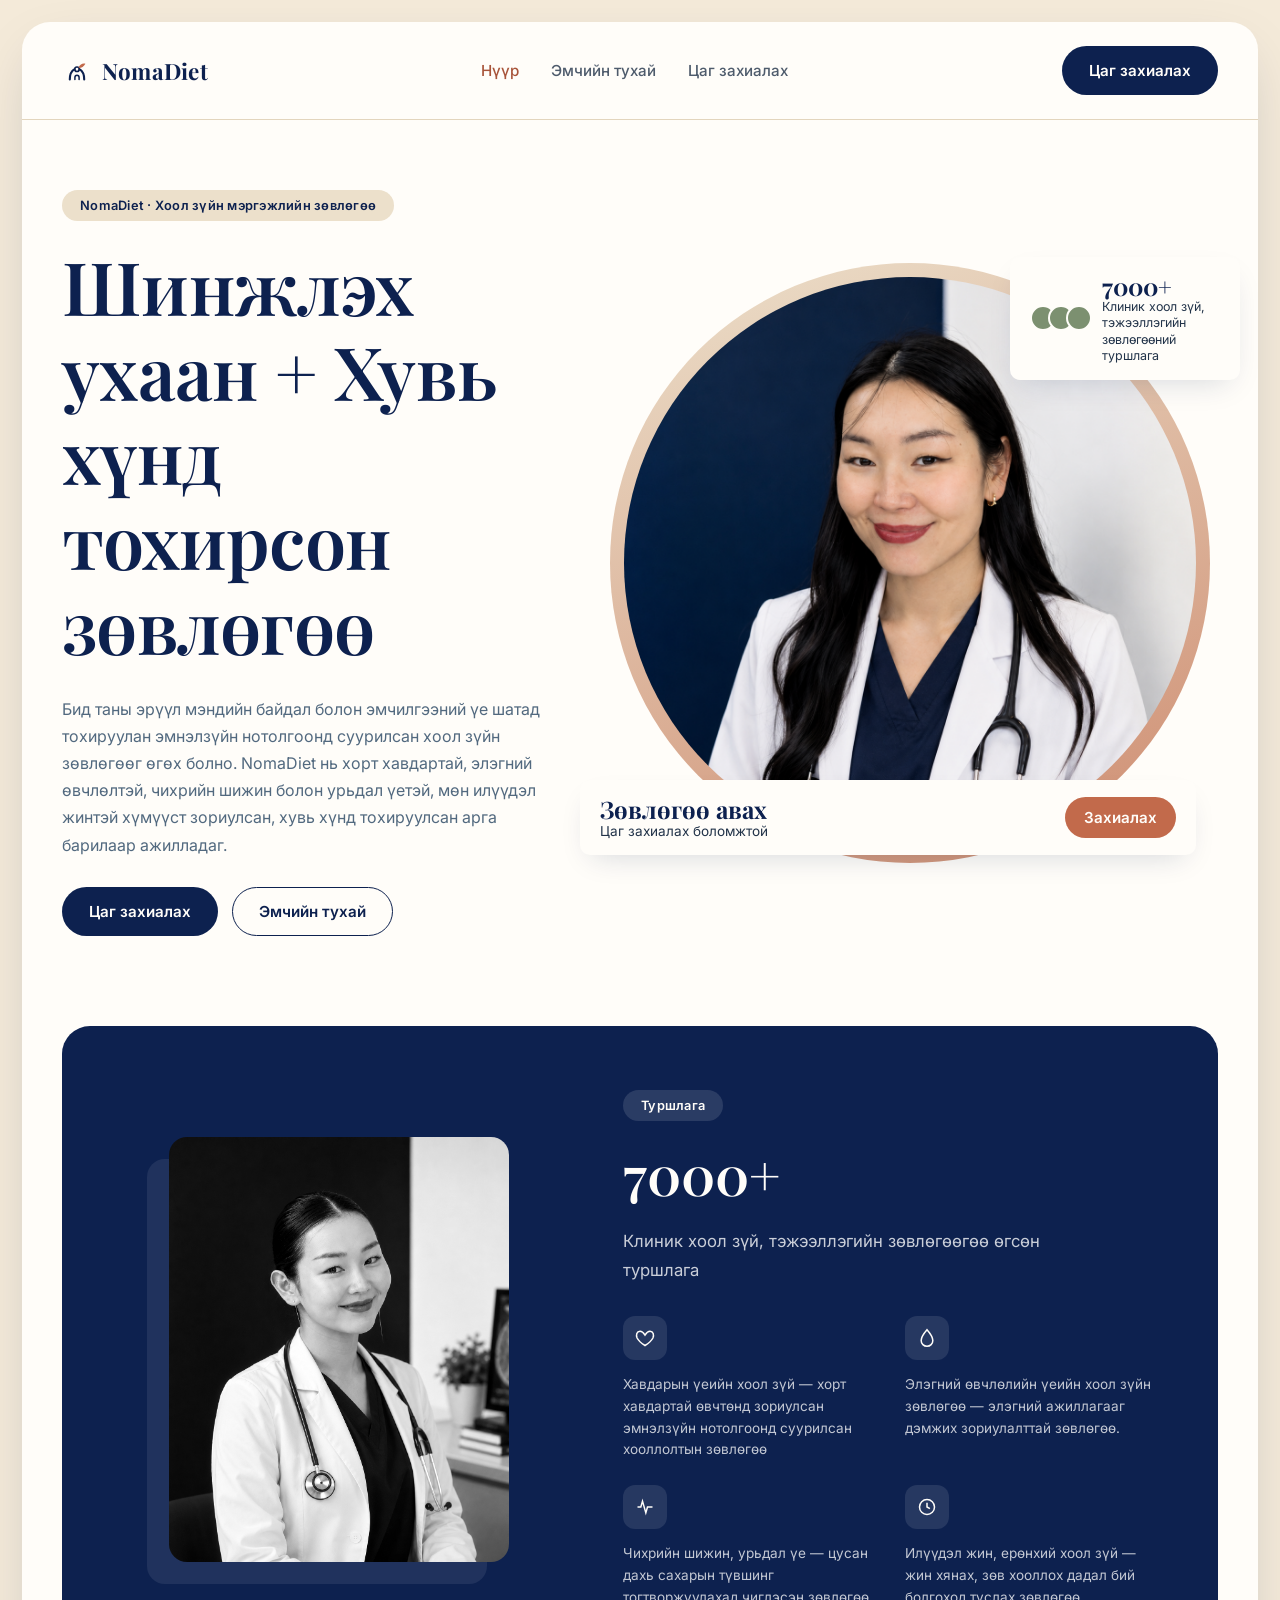
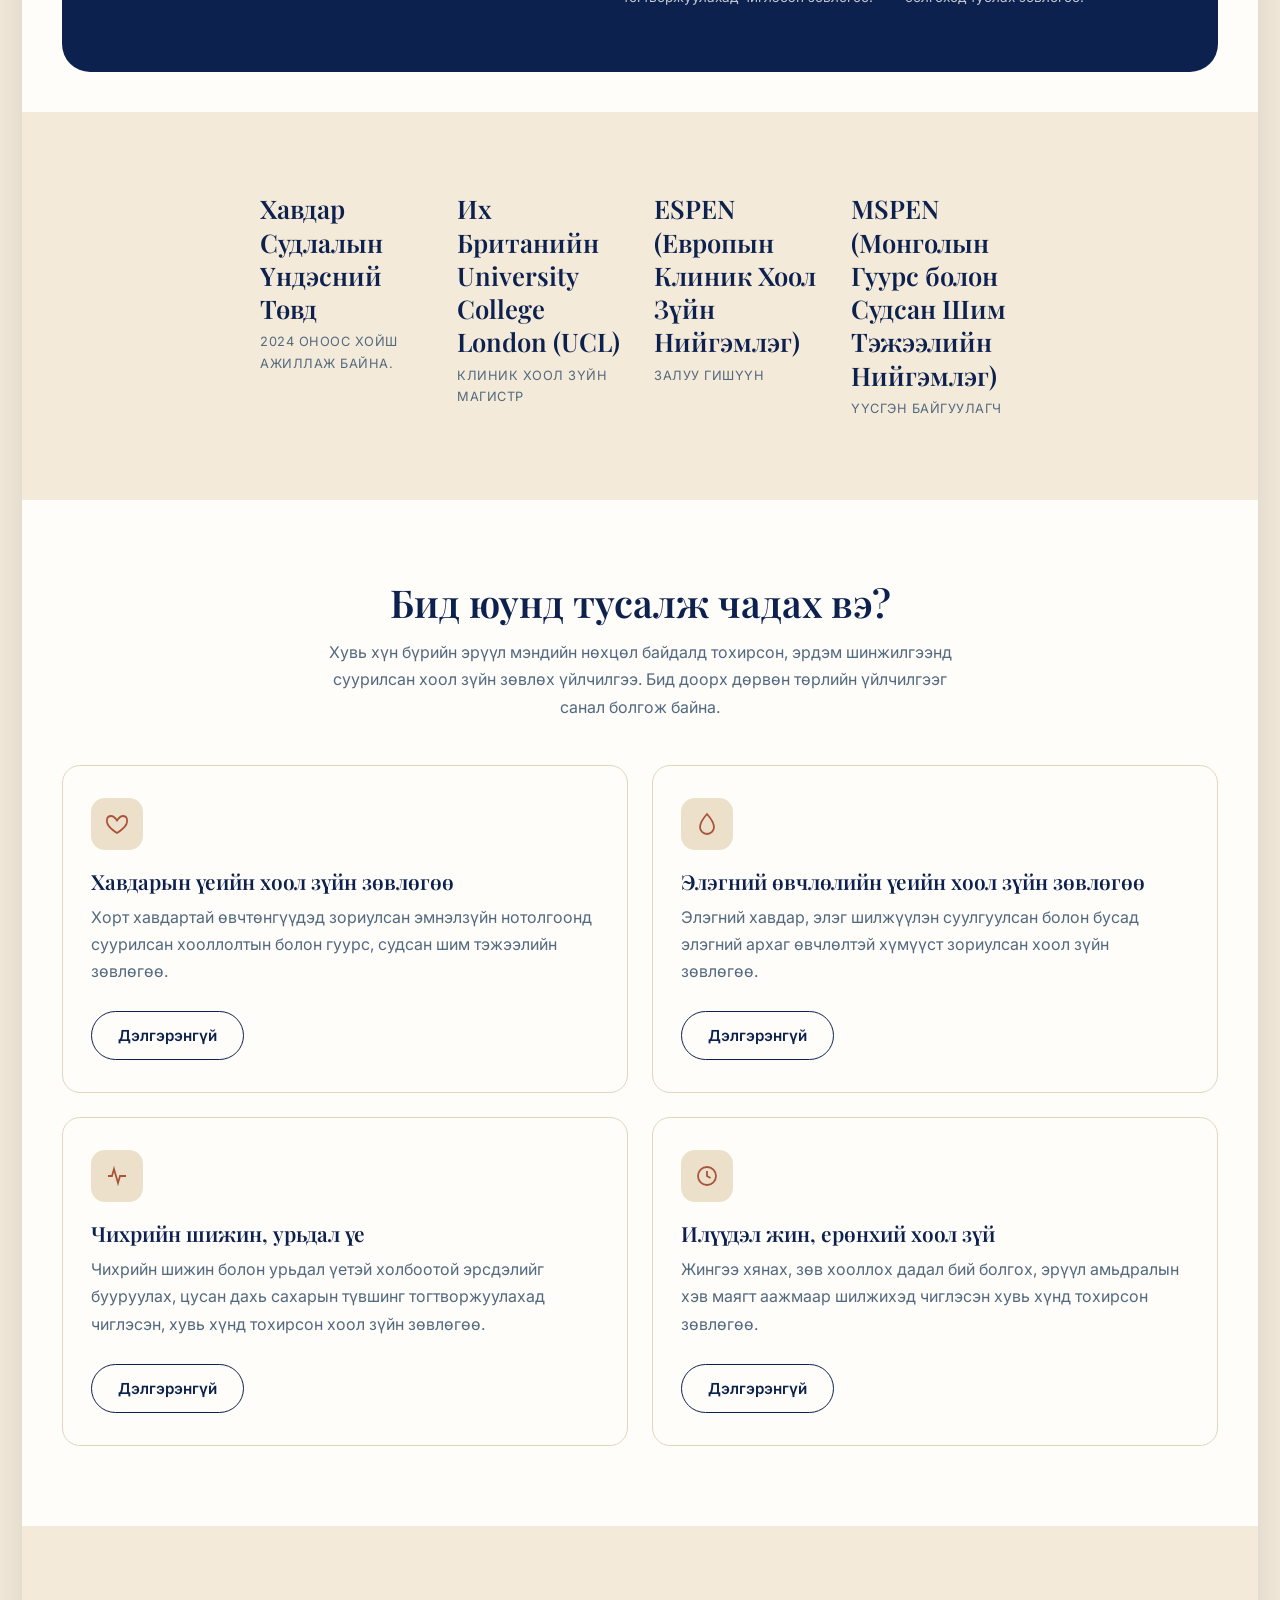
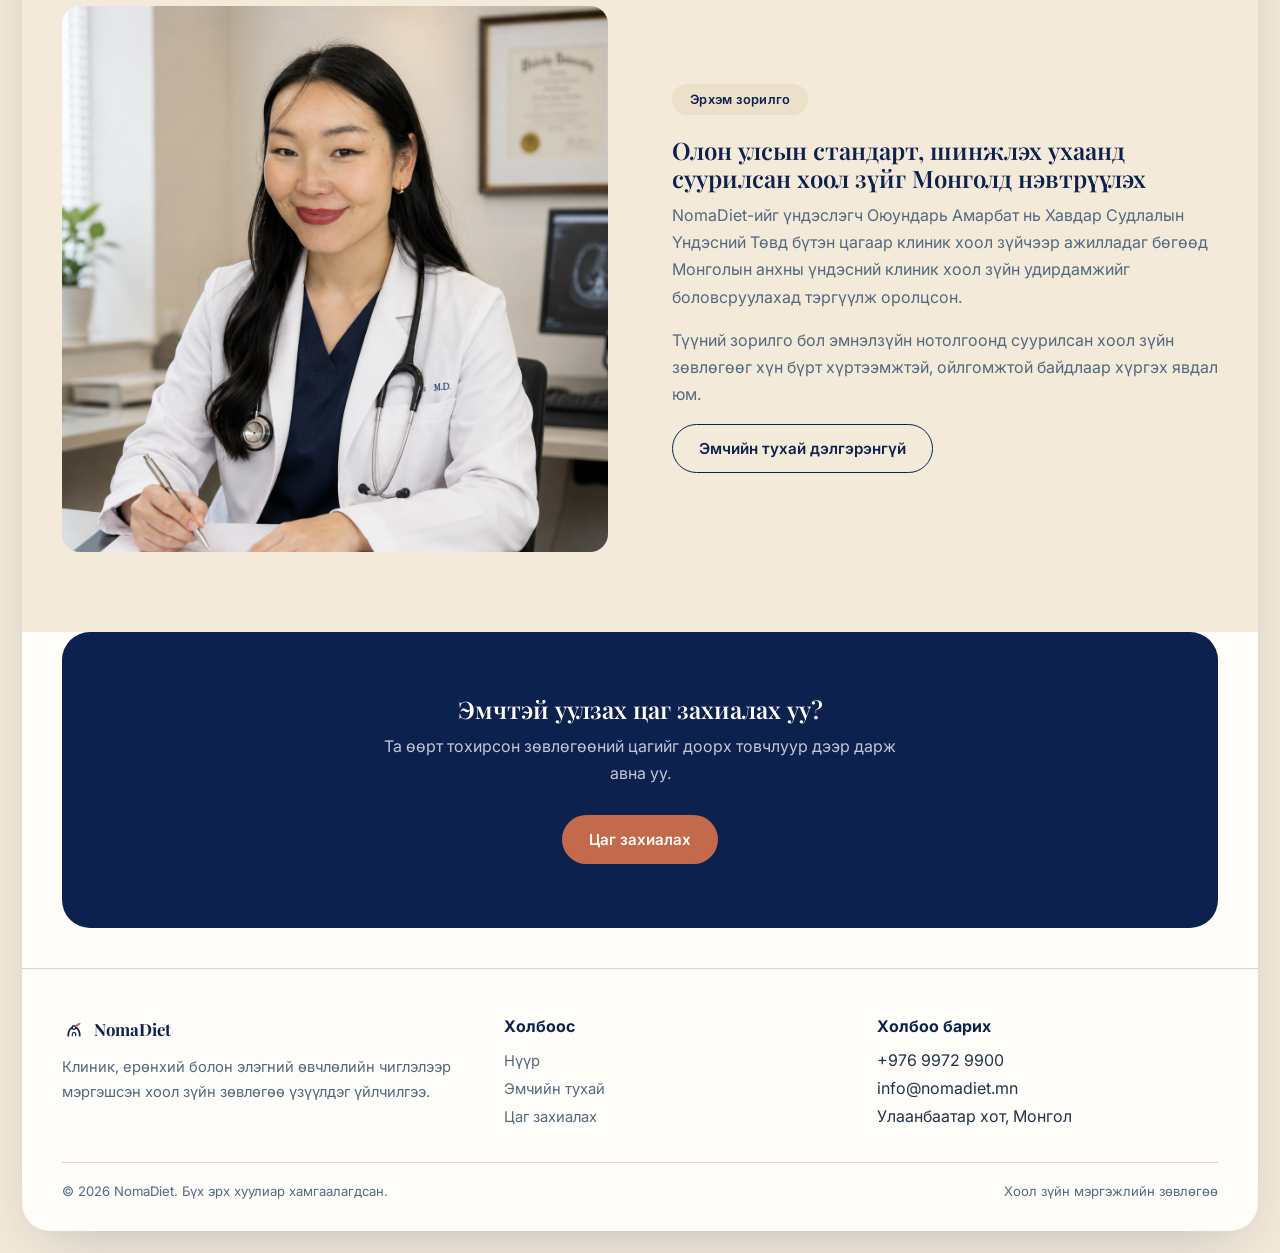
<file: index.html>
<!doctype html>
<html lang="mn">
<head>
  <meta charset="UTF-8" />
  <meta name="viewport" content="width=device-width, initial-scale=1.0" />
  <title>NomaDiet — Хувийн хооллолт-эмчилгээний зөвлөгөө</title>
  <meta name="description" content="NomaDiet нь клиникийн болон ерөнхий хоол зүйн мэргэшсэн зөвлөгөөгөөр таны эрүүл мэндийг дэмжинэ." />
  <link rel="icon" href="data:image/svg+xml,%3Csvg xmlns='http://www.w3.org/2000/svg' viewBox='0 0 100 100'%3E%3Ccircle cx='50' cy='50' r='50' fill='%230d214f'/%3E%3Cpath d='M26,78 C26,68 28,52 42,44' stroke='%23f4ead9' stroke-width='7' stroke-linecap='round' stroke-linejoin='round' fill='none'/%3E%3Cpath d='M74,78 C74,68 72,52 58,44' stroke='%23f4ead9' stroke-width='7' stroke-linecap='round' stroke-linejoin='round' fill='none'/%3E%3Cpath d='M43,78 L43,72 Q43,64 50,64 Q57,64 57,72 L57,78' stroke='%23f4ead9' stroke-width='5' stroke-linecap='round' stroke-linejoin='round' fill='none'/%3E%3Ccircle cx='50' cy='44' r='7.5' stroke='%23f4ead9' stroke-width='5.5' fill='none'/%3E%3Cpath d='M55,40 C58,29 69,23 78,26 C73,36 63,41 55,40 Z' fill='%23c26a4b'/%3E%3C/svg%3E" />
  <link rel="preconnect" href="https://fonts.googleapis.com" />
  <link rel="preconnect" href="https://fonts.gstatic.com" crossorigin />
  <link href="https://fonts.googleapis.com/css2?family=Inter:wght@400;500;600;700&family=Playfair+Display:wght@500;600;700&display=swap" rel="stylesheet" />
  <link rel="stylesheet" href="assets/css/styles.css?v=5" />
</head>
<body>
  <div class="page-frame">
    <div class="site-card">

      <!-- NAV -->
      <header class="nav">
        <a href="index.html" class="nav__logo"><svg viewBox="0 0 100 100" fill="none" xmlns="http://www.w3.org/2000/svg" aria-hidden="true"><path d="M26,78 C26,68 28,52 42,44" stroke="#0d214f" stroke-width="7" stroke-linecap="round" stroke-linejoin="round"/><path d="M74,78 C74,68 72,52 58,44" stroke="#0d214f" stroke-width="7" stroke-linecap="round" stroke-linejoin="round"/><path d="M43,78 L43,72 Q43,64 50,64 Q57,64 57,72 L57,78" stroke="#0d214f" stroke-width="5" stroke-linecap="round" stroke-linejoin="round"/><circle cx="50" cy="44" r="7.5" stroke="#0d214f" stroke-width="5.5"/><path d="M55,40 C58,29 69,23 78,26 C73,36 63,41 55,40 Z" fill="#c26a4b"/></svg>NomaDiet</a>
        <nav class="nav__links">
          <a href="index.html" aria-current="page">Нүүр</a>
          <a href="about.html">Эмчийн тухай</a>
          <a href="schedule.html">Цаг захиалах</a>
        </nav>
        <div class="nav__right">
          <a href="schedule.html" class="btn btn-primary">Цаг захиалах</a>
          <button class="nav__toggle" aria-label="Цэс нээх" id="navToggle"><span></span></button>
        </div>
      </header>
      <nav class="nav__mobile" id="navMobile">
        <a href="index.html">Нүүр</a>
        <a href="about.html">Эмчийн тухай</a>
        <a href="schedule.html">Цаг захиалах</a>
      </nav>

      <!-- HERO -->
      <section class="hero">
        <div>
          <span class="eyebrow">NomaDiet · Хоол зүйн мэргэжлийн зөвлөгөө</span>
          <h1 class="hero__headline">Шинжлэх ухаан + Хувь хүнд тохирсон зөвлөгөө</h1>
          <p>
            Бид таны эрүүл мэндийн байдал болон эмчилгээний үе шатад тохируулан эмнэлзүйн нотолгоонд суурилсан хоол зүйн зөвлөгөөг өгөх болно.
            NomaDiet нь хорт хавдартай, элэгний өвчлөлтэй, чихрийн шижин болон урьдал үетэй, мөн илүүдэл жинтэй хүмүүст зориулсан, хувь хүнд тохируулсан арга барилаар ажилладаг.
          </p>
          <div class="hero__actions">
            <a href="schedule.html" class="btn btn-primary">Цаг захиалах</a>
            <a href="about.html" class="btn btn-outline">Эмчийн тухай</a>
          </div>
        </div>
        <div class="hero__media">
          <div class="hero__ring">
            <img src="assets/img/doctor-hero.png" alt="Оюундарь Амарбат, клиник хоол зүйч" />
          </div>
          <div class="floating-card floating-card--top">
            <div class="avatar-stack"><span></span><span></span><span></span></div>
            <div>
              <strong>7000+</strong>
              Клиник хоол зүй, тэжээллэгийн зөвлөгөөний туршлага
            </div>
          </div>
          <div class="floating-card floating-card--bottom">
            <div>
              <strong>Зөвлөгөө авах</strong>
              Цаг захиалах боломжтой
            </div>
            <a href="schedule.html" class="btn btn-terracotta" style="padding:10px 18px;">Захиалах</a>
          </div>
        </div>
      </section>

      <!-- THE NEED -->
      <div class="need-band">
        <div class="need-band__grid need-band__grid--media-left">
          <div class="need-band__media">
            <div class="need-band__frame"></div>
            <img src="assets/img/doctor-need.png" alt="Оюундарь Амарбат" />
          </div>
          <div>
            <span class="eyebrow eyebrow--dark">Туршлага</span>
            <h2>7000+</h2>
            <p class="need-band__lead">Клиник хоол зүй, тэжээллэгийн зөвлөгөөгөө өгсөн туршлага</p>
            <div class="need-band__cols">
              <div class="need-band__col">
                <div class="need-band__icon">
                  <svg width="20" height="20" viewBox="0 0 24 24" fill="none" stroke="currentColor" stroke-width="1.8"><path d="M12 21s-7-4.35-9.5-9C1 8 2 4 6 4c2 0 4 1.5 6 4.5C14 5.5 16 4 18 4c4 0 5 4 3.5 8-2.5 4.65-9.5 9-9.5 9z"/></svg>
                </div>
                <p>Хавдарын үеийн хоол зүй — хорт хавдартай өвчтөнд зориулсан эмнэлзүйн нотолгоонд суурилсан хооллолтын зөвлөгөө</p>
              </div>
              <div class="need-band__col">
                <div class="need-band__icon">
                  <svg width="20" height="20" viewBox="0 0 24 24" fill="none" stroke="currentColor" stroke-width="1.8"><path d="M12 2C12 2 5 10 5 15a7 7 0 0 0 14 0c0-5-7-13-7-13z"/></svg>
                </div>
                <p>Элэгний өвчлөлийн үеийн хоол зүйн зөвлөгөө — элэгний ажиллагааг дэмжих зориулалттай зөвлөгөө.</p>
              </div>
              <div class="need-band__col">
                <div class="need-band__icon">
                  <svg width="20" height="20" viewBox="0 0 24 24" fill="none" stroke="currentColor" stroke-width="1.8"><path d="M3 12h4l2-7 4 14 2-7h6"/></svg>
                </div>
                <p>Чихрийн шижин, урьдал үе — цусан дахь сахарын түвшинг тогтворжуулахад чиглэсэн зөвлөгөө.</p>
              </div>
              <div class="need-band__col">
                <div class="need-band__icon">
                  <svg width="20" height="20" viewBox="0 0 24 24" fill="none" stroke="currentColor" stroke-width="1.8"><circle cx="12" cy="12" r="9"/><path d="M12 7v5l3.5 2"/></svg>
                </div>
                <p>Илүүдэл жин, ерөнхий хоол зүй — жин хянах, зөв хооллох дадал бий болгоход туслах зөвлөгөө.</p>
              </div>
            </div>
          </div>
        </div>
      </div>

      <!-- STATS -->
      <section class="section--tint">
        <div class="stat-panel">
          <div class="stat-panel__row">
            <div class="stat-panel__item">
              <h3 class="stat-panel__item-title">Хавдар Судлалын Үндэсний Төвд</h3>
              <p>2024 оноос хойш ажиллаж байна.</p>
            </div>
            <div class="stat-panel__item">
              <h3 class="stat-panel__item-title">Их Британийн University College London (UCL)</h3>
              <p>Клиник хоол зүйн магистр</p>
            </div>
            <div class="stat-panel__item">
              <h3 class="stat-panel__item-title">ESPEN (Европын Клиник Хоол Зүйн Нийгэмлэг)</h3>
              <p>Залуу гишүүн</p>
            </div>
            <div class="stat-panel__item">
              <h3 class="stat-panel__item-title">MSPEN (Монголын Гуурс болон Судсан Шим Тэжээлийн Нийгэмлэг)</h3>
              <p>Үүсгэн байгуулагч</p>
            </div>
          </div>
        </div>
      </section>

      <!-- SERVICES -->
      <section>
        <div class="section-head">
          <h2>Бид юунд тусалж чадах вэ?</h2>
          <p>Хувь хүн бүрийн эрүүл мэндийн нөхцөл байдалд тохирсон, эрдэм шинжилгээнд суурилсан хоол зүйн зөвлөх үйлчилгээ. Бид доорх дөрвөн төрлийн үйлчилгээг санал болгож байна.</p>
        </div>
        <div class="card-grid">
          <div class="service-card">
            <div class="service-card__icon">
              <svg width="24" height="24" viewBox="0 0 24 24" fill="none" stroke="currentColor" stroke-width="1.8"><path d="M12 21s-7-4.35-9.5-9C1 8 2 4 6 4c2 0 4 1.5 6 4.5C14 5.5 16 4 18 4c4 0 5 4 3.5 8-2.5 4.65-9.5 9-9.5 9z"/></svg>
            </div>
            <h3>Хавдарын үеийн хоол зүйн зөвлөгөө</h3>
            <p>Хорт хавдартай өвчтөнгүүдэд зориулсан эмнэлзүйн нотолгоонд суурилсан хооллолтын болон гуурс, судсан шим тэжээлийн зөвлөгөө.</p>
            <a href="schedule.html" class="btn btn-outline" style="margin-top:10px;">Дэлгэрэнгүй</a>
          </div>
          <div class="service-card">
            <div class="service-card__icon">
              <svg width="24" height="24" viewBox="0 0 24 24" fill="none" stroke="currentColor" stroke-width="1.8"><path d="M12 2C12 2 5 10 5 15a7 7 0 0 0 14 0c0-5-7-13-7-13z"/></svg>
            </div>
            <h3>Элэгний өвчлөлийн үеийн хоол зүйн зөвлөгөө</h3>
            <p>Элэгний хавдар, элэг шилжүүлэн суулгуулсан болон бусад элэгний архаг өвчлөлтэй хүмүүст зориулсан хоол зүйн зөвлөгөө.</p>
            <a href="schedule.html" class="btn btn-outline" style="margin-top:10px;">Дэлгэрэнгүй</a>
          </div>
          <div class="service-card">
            <div class="service-card__icon">
              <svg width="24" height="24" viewBox="0 0 24 24" fill="none" stroke="currentColor" stroke-width="1.8"><path d="M3 12h4l2-7 4 14 2-7h6"/></svg>
            </div>
            <h3>Чихрийн шижин, урьдал үе</h3>
            <p>Чихрийн шижин болон урьдал үетэй холбоотой эрсдэлийг бууруулах, цусан дахь сахарын түвшинг тогтворжуулахад чиглэсэн, хувь хүнд тохирсон хоол зүйн зөвлөгөө.</p>
            <a href="schedule.html" class="btn btn-outline" style="margin-top:10px;">Дэлгэрэнгүй</a>
          </div>
          <div class="service-card">
            <div class="service-card__icon">
              <svg width="24" height="24" viewBox="0 0 24 24" fill="none" stroke="currentColor" stroke-width="1.8"><circle cx="12" cy="12" r="9"/><path d="M12 7v5l3.5 2"/></svg>
            </div>
            <h3>Илүүдэл жин, ерөнхий хоол зүй</h3>
            <p>Жингээ хянах, зөв хооллох дадал бий болгох, эрүүл амьдралын хэв маягт аажмаар шилжихэд чиглэсэн хувь хүнд тохирсон зөвлөгөө.</p>
            <a href="schedule.html" class="btn btn-outline" style="margin-top:10px;">Дэлгэрэнгүй</a>
          </div>
        </div>
      </section>

      <!-- MISSION / SPLIT -->
      <section class="section--tint">
        <div class="split">
          <img src="assets/img/doctor-about.png" alt="Оюундарь Амарбат ажил дээрээ" />
          <div>
            <span class="eyebrow">Эрхэм зорилго</span>
            <h2>Олон улсын стандарт, шинжлэх ухаанд суурилсан хоол зүйг Монголд нэвтрүүлэх</h2>
            <p>
              NomaDiet-ийг үндэслэгч Оюундарь Амарбат нь Хавдар Судлалын Үндэсний Төвд бүтэн цагаар
              клиник хоол зүйчээр ажилладаг бөгөөд Монголын анхны үндэсний клиник хоол зүйн
              удирдамжийг боловсруулахад тэргүүлж оролцсон.
            </p>
            <p>
              Түүний зорилго бол эмнэлзүйн нотолгоонд суурилсан хоол зүйн зөвлөгөөг хүн бүрт хүртээмжтэй,
              ойлгомжтой байдлаар хүргэх явдал юм.
            </p>
            <a href="about.html" class="btn btn-outline">Эмчийн тухай дэлгэрэнгүй</a>
          </div>
        </div>
      </section>

      <!-- CTA -->
      <div class="cta-band">
        <h2>Эмчтэй уулзах цаг захиалах уу?</h2>
        <p>Та өөрт тохирсон зөвлөгөөний цагийг доорх товчлуур дээр дарж авна уу.</p>
        <a href="schedule.html" class="btn btn-terracotta">Цаг захиалах</a>
      </div>

      <!-- FOOTER -->
      <footer class="footer">
        <div class="footer__grid">
          <div>
            <div class="footer__brand"><svg viewBox="0 0 100 100" fill="none" xmlns="http://www.w3.org/2000/svg" aria-hidden="true"><path d="M26,78 C26,68 28,52 42,44" stroke="#0d214f" stroke-width="7" stroke-linecap="round" stroke-linejoin="round"/><path d="M74,78 C74,68 72,52 58,44" stroke="#0d214f" stroke-width="7" stroke-linecap="round" stroke-linejoin="round"/><path d="M43,78 L43,72 Q43,64 50,64 Q57,64 57,72 L57,78" stroke="#0d214f" stroke-width="5" stroke-linecap="round" stroke-linejoin="round"/><circle cx="50" cy="44" r="7.5" stroke="#0d214f" stroke-width="5.5"/><path d="M55,40 C58,29 69,23 78,26 C73,36 63,41 55,40 Z" fill="#c26a4b"/></svg><span>NomaDiet</span></div>
            <p>Клиник, ерөнхий болон элэгний өвчлөлийн чиглэлээр мэргэшсэн хоол зүйн зөвлөгөө үзүүлдэг үйлчилгээ.</p>
          </div>
          <div>
            <h4>Холбоос</h4>
            <ul>
              <li><a href="index.html">Нүүр</a></li>
              <li><a href="about.html">Эмчийн тухай</a></li>
              <li><a href="schedule.html">Цаг захиалах</a></li>
            </ul>
          </div>
          <div>
            <h4>Холбоо барих</h4>
            <!-- placeholder contact details — swap for the real clinic phone/email/address -->
            <ul>
              <li>+976 9972 9900</li>
              <li>info@nomadiet.mn</li>
              <li>Улаанбаатар хот, Монгол</li>
            </ul>
          </div>
        </div>
        <div class="footer__bottom">
          <span>© 2026 NomaDiet. Бүх эрх хуулиар хамгаалагдсан.</span>
          <span>Хоол зүйн мэргэжлийн зөвлөгөө</span>
        </div>
      </footer>

    </div>
  </div>
  <script src="assets/js/main.js"></script>
</body>
</html>
</file>
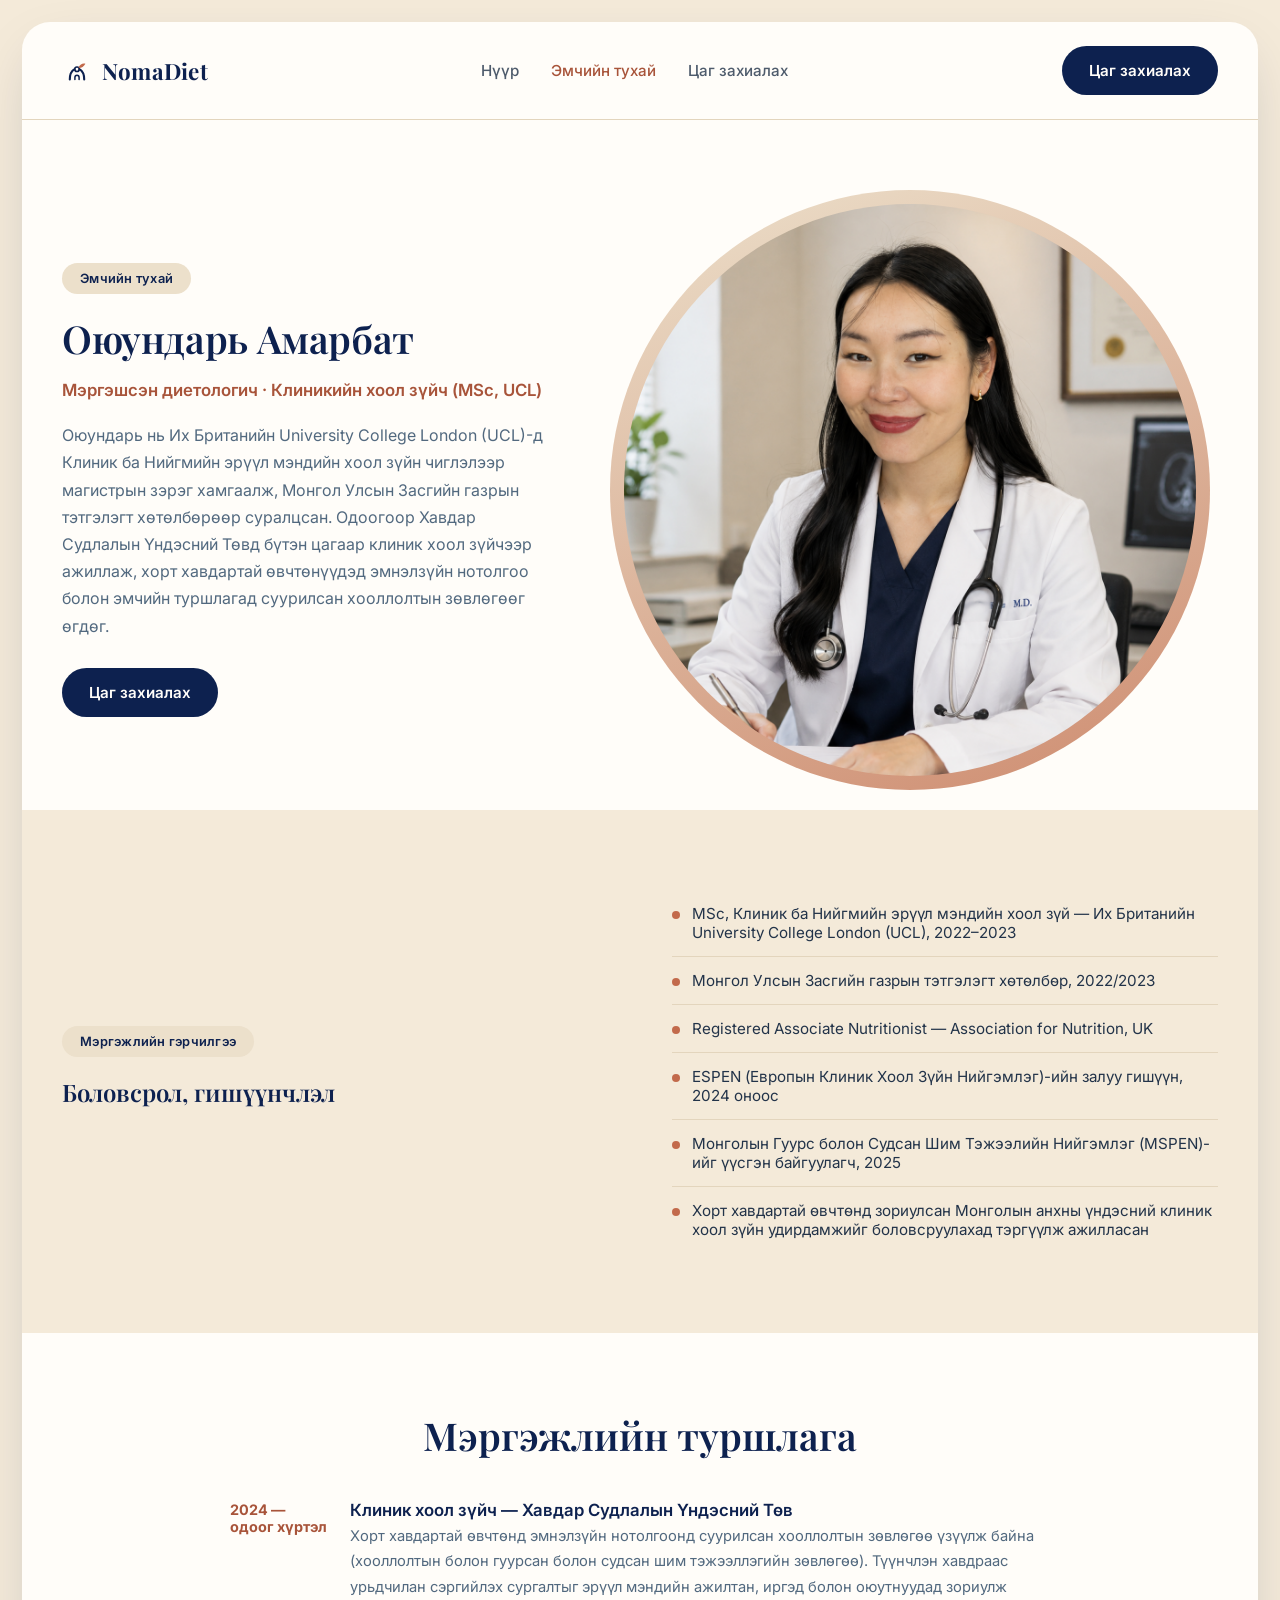
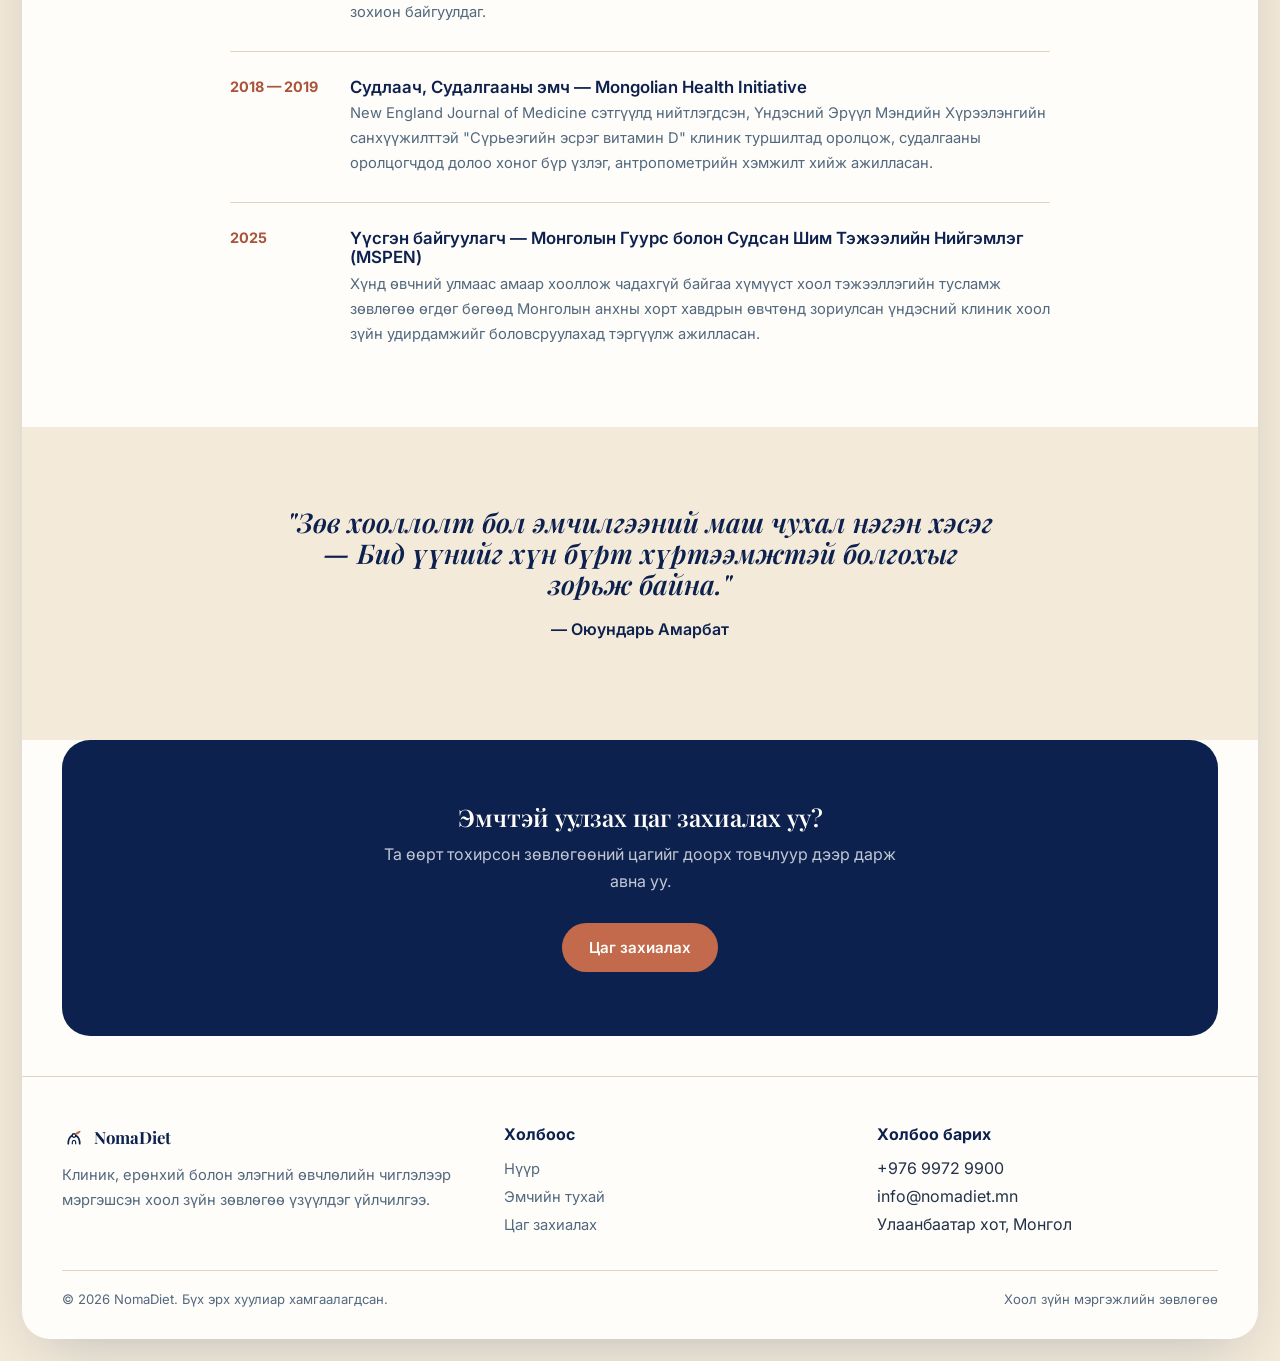
<file: about.html>
<!doctype html>
<html lang="mn">
<head>
  <meta charset="UTF-8" />
  <meta name="viewport" content="width=device-width, initial-scale=1.0" />
  <title>Эмчийн тухай — NomaDiet</title>
  <meta name="description" content="Оюундарь Амарбат — мэргэшсэн диетологич, клиникийн хоол зүйч (MSc, UCL)." />
  <link rel="icon" href="data:image/svg+xml,%3Csvg xmlns='http://www.w3.org/2000/svg' viewBox='0 0 100 100'%3E%3Ccircle cx='50' cy='50' r='50' fill='%230d214f'/%3E%3Cpath d='M26,78 C26,68 28,52 42,44' stroke='%23f4ead9' stroke-width='7' stroke-linecap='round' stroke-linejoin='round' fill='none'/%3E%3Cpath d='M74,78 C74,68 72,52 58,44' stroke='%23f4ead9' stroke-width='7' stroke-linecap='round' stroke-linejoin='round' fill='none'/%3E%3Cpath d='M43,78 L43,72 Q43,64 50,64 Q57,64 57,72 L57,78' stroke='%23f4ead9' stroke-width='5' stroke-linecap='round' stroke-linejoin='round' fill='none'/%3E%3Ccircle cx='50' cy='44' r='7.5' stroke='%23f4ead9' stroke-width='5.5' fill='none'/%3E%3Cpath d='M55,40 C58,29 69,23 78,26 C73,36 63,41 55,40 Z' fill='%23c26a4b'/%3E%3C/svg%3E" />
  <link rel="preconnect" href="https://fonts.googleapis.com" />
  <link rel="preconnect" href="https://fonts.gstatic.com" crossorigin />
  <link href="https://fonts.googleapis.com/css2?family=Inter:wght@400;500;600;700&family=Playfair+Display:wght@500;600;700&display=swap" rel="stylesheet" />
  <link rel="stylesheet" href="assets/css/styles.css?v=5" />
</head>
<body>
  <div class="page-frame">
    <div class="site-card">

      <!-- NAV -->
      <header class="nav">
        <a href="index.html" class="nav__logo"><svg viewBox="0 0 100 100" fill="none" xmlns="http://www.w3.org/2000/svg" aria-hidden="true"><path d="M26,78 C26,68 28,52 42,44" stroke="#0d214f" stroke-width="7" stroke-linecap="round" stroke-linejoin="round"/><path d="M74,78 C74,68 72,52 58,44" stroke="#0d214f" stroke-width="7" stroke-linecap="round" stroke-linejoin="round"/><path d="M43,78 L43,72 Q43,64 50,64 Q57,64 57,72 L57,78" stroke="#0d214f" stroke-width="5" stroke-linecap="round" stroke-linejoin="round"/><circle cx="50" cy="44" r="7.5" stroke="#0d214f" stroke-width="5.5"/><path d="M55,40 C58,29 69,23 78,26 C73,36 63,41 55,40 Z" fill="#c26a4b"/></svg>NomaDiet</a>
        <nav class="nav__links">
          <a href="index.html">Нүүр</a>
          <a href="about.html" aria-current="page">Эмчийн тухай</a>
          <a href="schedule.html">Цаг захиалах</a>
        </nav>
        <div class="nav__right">
          <a href="schedule.html" class="btn btn-primary">Цаг захиалах</a>
          <button class="nav__toggle" aria-label="Цэс нээх" id="navToggle"><span></span></button>
        </div>
      </header>
      <nav class="nav__mobile" id="navMobile">
        <a href="index.html">Нүүр</a>
        <a href="about.html">Эмчийн тухай</a>
        <a href="schedule.html">Цаг захиалах</a>
      </nav>

      <!-- ABOUT HERO -->
      <section class="hero" style="padding-bottom:20px;">
        <div>
          <span class="eyebrow">Эмчийн тухай</span>
          <h1 class="hero__headline" style="font-size:2.4rem;">Оюундарь Амарбат</h1>
          <p style="font-size:1.05rem; color: var(--terracotta-deep); font-weight:600; margin-bottom:18px;">
            Мэргэшсэн диетологич · Клиникийн хоол зүйч (MSc, UCL)
          </p>
          <p>
            Оюундарь нь Их Британийн University College London (UCL)-д Клиник ба Нийгмийн эрүүл мэндийн хоол зүйн
            чиглэлээр магистрын зэрэг хамгаалж, Монгол Улсын Засгийн газрын тэтгэлэгт хөтөлбөрөөр суралцсан.
            Одоогоор Хавдар Судлалын Үндэсний Төвд бүтэн цагаар клиник хоол зүйчээр
            ажиллаж, хорт хавдартай өвчтөнүүдэд эмнэлзүйн нотолгоо болон эмчийн туршлагад суурилсан хооллолтын зөвлөгөөг өгдөг.
          </p>
          <div class="hero__actions">
            <a href="schedule.html" class="btn btn-primary">Цаг захиалах</a>
          </div>
        </div>
        <div class="hero__media">
          <div class="hero__ring">
            <img src="assets/img/doctor-about.png" alt="Оюундарь Амарбат ажлын байрандаа" />
          </div>
        </div>
      </section>

      <!-- CREDENTIALS -->
      <section class="section--tint">
        <div class="split">
          <div>
            <span class="eyebrow">Мэргэжлийн гэрчилгээ</span>
            <h2>Боловсрол, гишүүнчлэл</h2>
          </div>
          <ul class="credential-list">
            <li><span class="dot"></span>MSc, Клиник ба Нийгмийн эрүүл мэндийн хоол зүй — Их Британийн University College London (UCL), 2022–2023</li>
            <li><span class="dot"></span>Монгол Улсын Засгийн газрын тэтгэлэгт хөтөлбөр, 2022/2023</li>
            <li><span class="dot"></span>Registered Associate Nutritionist — Association for Nutrition, UK</li>
            <li><span class="dot"></span>ESPEN (Европын Клиник Хоол Зүйн Нийгэмлэг)-ийн залуу гишүүн, 2024 оноос</li>
            <li><span class="dot"></span>Монголын Гуурс болон Судсан Шим Тэжээлийн Нийгэмлэг (MSPEN)-ийг үүсгэн байгуулагч, 2025</li>
            <li><span class="dot"></span>Хорт хавдартай өвчтөнд зориулсан Монголын анхны үндэсний клиник хоол зүйн удирдамжийг боловсруулахад тэргүүлж ажилласан</li>
          </ul>
        </div>
      </section>

      <!-- EXPERIENCE TIMELINE -->
      <section>
        <div class="section-head">
          <h2>Мэргэжлийн туршлага</h2>
        </div>
        <div class="timeline" style="max-width:820px; margin:0 auto;">
          <div class="timeline-item">
            <time>2024 — одоог хүртэл</time>
            <div>
              <h4>Клиник хоол зүйч — Хавдар Судлалын Үндэсний Төв</h4>
              <p>Хорт хавдартай өвчтөнд эмнэлзүйн нотолгоонд суурилсан хооллолтын зөвлөгөө үзүүлж байна (хооллолтын болон гуурсан болон судсан шим тэжээллэгийн зөвлөгөө). Түүнчлэн хавдраас урьдчилан сэргийлэх сургалтыг эрүүл мэндийн ажилтан, иргэд болон оюутнуудад зориулж зохион байгуулдаг.</p>
            </div>
          </div>
          <div class="timeline-item">
            <time>2018 — 2019</time>
            <div>
              <h4>Судлаач, Судалгааны эмч — Mongolian Health Initiative</h4>
              <p>New England Journal of Medicine сэтгүүлд нийтлэгдсэн, Үндэсний Эрүүл Мэндийн Хүрээлэнгийн санхүүжилттэй "Сүрьеэгийн эсрэг витамин D" клиник туршилтад оролцож, судалгааны оролцогчдод долоо хоног бүр үзлэг, антропометрийн хэмжилт хийж ажилласан.</p>
            </div>
          </div>
          <div class="timeline-item">
            <time>2025</time>
            <div>
              <h4>Үүсгэн байгуулагч — Монголын Гуурс болон Судсан Шим Тэжээлийн Нийгэмлэг (MSPEN)</h4>
              <p>Хүнд өвчний улмаас амаар хооллож чадахгүй байгаа хүмүүст хоол тэжээллэгийн тусламж зөвлөгөө өгдөг бөгөөд Монголын анхны хорт хавдрын өвчтөнд зориулсан үндэсний клиник хоол зүйн удирдамжийг боловсруулахад тэргүүлж ажилласан.</p>
            </div>
          </div>
        </div>
      </section>

      <!-- QUOTE -->
      <section class="section--tint">
        <div class="text-center" style="max-width:720px; margin:0 auto;">
          <h2 style="font-size:1.7rem; font-style: italic;">
            "Зөв хооллолт бол эмчилгээний маш чухал нэгэн хэсэг — Бид үүнийг хүн бүрт хүртээмжтэй болгохыг зорьж байна."
          </h2>
          <p style="margin-top:16px; font-weight:600; color: var(--navy);">— Оюундарь Амарбат</p>
        </div>
      </section>

      <!-- CTA -->
      <div class="cta-band">
        <h2>Эмчтэй уулзах цаг захиалах уу?</h2>
        <p>Та өөрт тохирсон зөвлөгөөний цагийг доорх товчлуур дээр дарж авна уу.</p>
        <a href="schedule.html" class="btn btn-terracotta">Цаг захиалах</a>
      </div>

      <!-- FOOTER -->
      <footer class="footer">
        <div class="footer__grid">
          <div>
            <div class="footer__brand"><svg viewBox="0 0 100 100" fill="none" xmlns="http://www.w3.org/2000/svg" aria-hidden="true"><path d="M26,78 C26,68 28,52 42,44" stroke="#0d214f" stroke-width="7" stroke-linecap="round" stroke-linejoin="round"/><path d="M74,78 C74,68 72,52 58,44" stroke="#0d214f" stroke-width="7" stroke-linecap="round" stroke-linejoin="round"/><path d="M43,78 L43,72 Q43,64 50,64 Q57,64 57,72 L57,78" stroke="#0d214f" stroke-width="5" stroke-linecap="round" stroke-linejoin="round"/><circle cx="50" cy="44" r="7.5" stroke="#0d214f" stroke-width="5.5"/><path d="M55,40 C58,29 69,23 78,26 C73,36 63,41 55,40 Z" fill="#c26a4b"/></svg><span>NomaDiet</span></div>
            <p>Клиник, ерөнхий болон элэгний өвчлөлийн чиглэлээр мэргэшсэн хоол зүйн зөвлөгөө үзүүлдэг үйлчилгээ.</p>
          </div>
          <div>
            <h4>Холбоос</h4>
            <ul>
              <li><a href="index.html">Нүүр</a></li>
              <li><a href="about.html">Эмчийн тухай</a></li>
              <li><a href="schedule.html">Цаг захиалах</a></li>
            </ul>
          </div>
          <div>
            <h4>Холбоо барих</h4>
            <ul>
              <li>+976 9972 9900</li>
              <li>info@nomadiet.mn</li>
              <li>Улаанбаатар хот, Монгол</li>
            </ul>
          </div>
        </div>
        <div class="footer__bottom">
          <span>© 2026 NomaDiet. Бүх эрх хуулиар хамгаалагдсан.</span>
          <span>Хоол зүйн мэргэжлийн зөвлөгөө</span>
        </div>
      </footer>

    </div>
  </div>
  <script src="assets/js/main.js"></script>
</body>
</html>
</file>
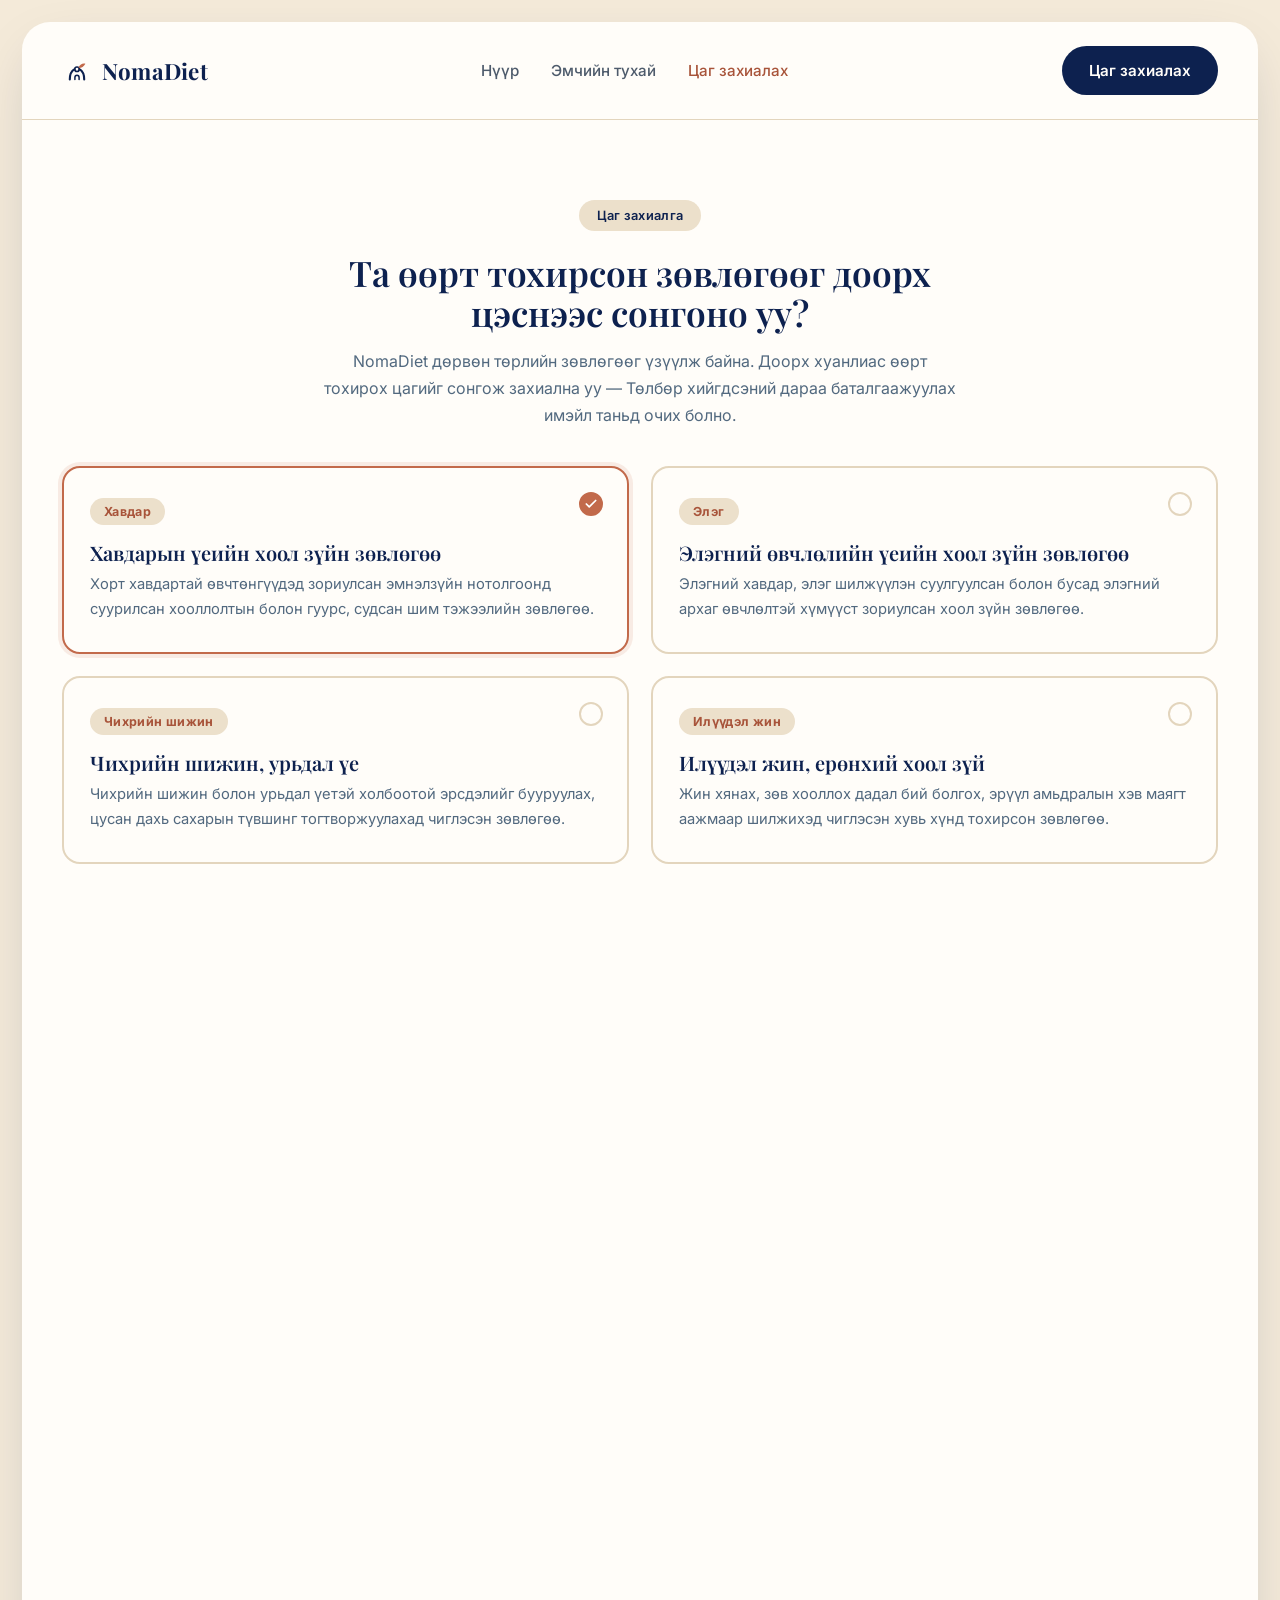
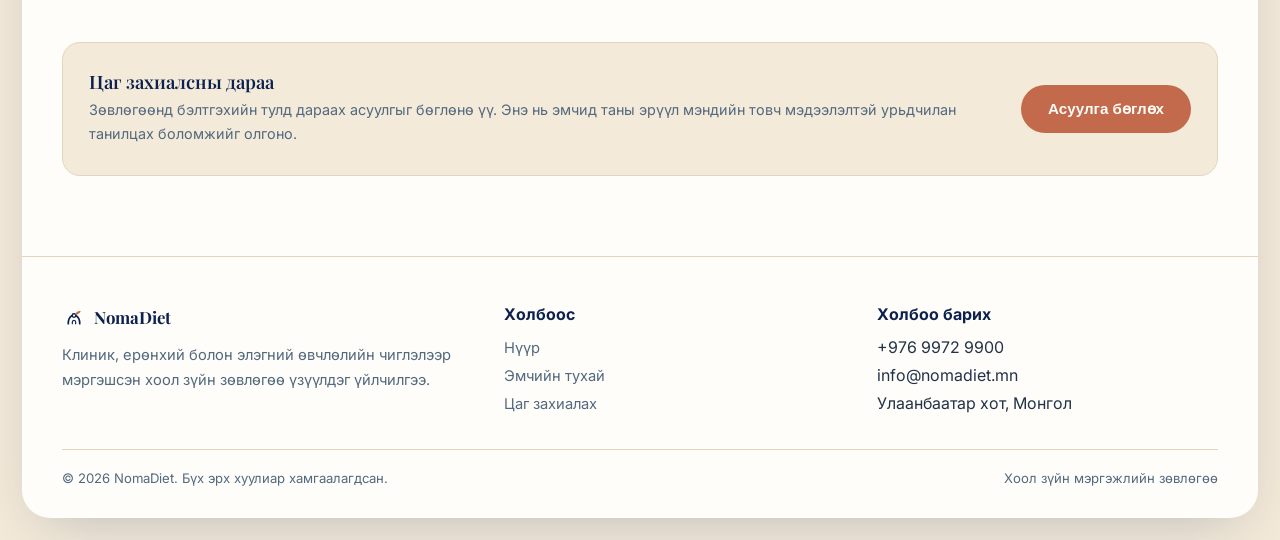
<file: schedule.html>
<!doctype html>
<html lang="mn">
<head>
  <meta charset="UTF-8" />
  <meta name="viewport" content="width=device-width, initial-scale=1.0" />
  <title>Цаг захиалах — NomaDiet</title>
  <meta name="description" content="Клиник хоол зүйн болон ерөнхий хоол зүйн зөвлөгөөнд цаг захиална уу." />
  <link rel="icon" href="data:image/svg+xml,%3Csvg xmlns='http://www.w3.org/2000/svg' viewBox='0 0 100 100'%3E%3Ccircle cx='50' cy='50' r='50' fill='%230d214f'/%3E%3Cpath d='M26,78 C26,68 28,52 42,44' stroke='%23f4ead9' stroke-width='7' stroke-linecap='round' stroke-linejoin='round' fill='none'/%3E%3Cpath d='M74,78 C74,68 72,52 58,44' stroke='%23f4ead9' stroke-width='7' stroke-linecap='round' stroke-linejoin='round' fill='none'/%3E%3Cpath d='M43,78 L43,72 Q43,64 50,64 Q57,64 57,72 L57,78' stroke='%23f4ead9' stroke-width='5' stroke-linecap='round' stroke-linejoin='round' fill='none'/%3E%3Ccircle cx='50' cy='44' r='7.5' stroke='%23f4ead9' stroke-width='5.5' fill='none'/%3E%3Cpath d='M55,40 C58,29 69,23 78,26 C73,36 63,41 55,40 Z' fill='%23c26a4b'/%3E%3C/svg%3E" />
  <link rel="preconnect" href="https://fonts.googleapis.com" />
  <link rel="preconnect" href="https://fonts.gstatic.com" crossorigin />
  <link href="https://fonts.googleapis.com/css2?family=Inter:wght@400;500;600;700&family=Playfair+Display:wght@500;600;700&display=swap" rel="stylesheet" />
  <link rel="stylesheet" href="assets/css/styles.css?v=5" />
</head>
<body>
  <div class="page-frame">
    <div class="site-card">

      <!-- NAV -->
      <header class="nav">
        <a href="index.html" class="nav__logo"><svg viewBox="0 0 100 100" fill="none" xmlns="http://www.w3.org/2000/svg" aria-hidden="true"><path d="M26,78 C26,68 28,52 42,44" stroke="#0d214f" stroke-width="7" stroke-linecap="round" stroke-linejoin="round"/><path d="M74,78 C74,68 72,52 58,44" stroke="#0d214f" stroke-width="7" stroke-linecap="round" stroke-linejoin="round"/><path d="M43,78 L43,72 Q43,64 50,64 Q57,64 57,72 L57,78" stroke="#0d214f" stroke-width="5" stroke-linecap="round" stroke-linejoin="round"/><circle cx="50" cy="44" r="7.5" stroke="#0d214f" stroke-width="5.5"/><path d="M55,40 C58,29 69,23 78,26 C73,36 63,41 55,40 Z" fill="#c26a4b"/></svg>NomaDiet</a>
        <nav class="nav__links">
          <a href="index.html">Нүүр</a>
          <a href="about.html">Эмчийн тухай</a>
          <a href="schedule.html" aria-current="page">Цаг захиалах</a>
        </nav>
        <div class="nav__right">
          <a href="schedule.html" class="btn btn-primary">Цаг захиалах</a>
          <button class="nav__toggle" aria-label="Цэс нээх" id="navToggle"><span></span></button>
        </div>
      </header>
      <nav class="nav__mobile" id="navMobile">
        <a href="index.html">Нүүр</a>
        <a href="about.html">Эмчийн тухай</a>
        <a href="schedule.html">Цаг захиалах</a>
      </nav>

      <!-- HEADER -->
      <section style="padding-bottom:0;">
        <div class="section-head" style="margin-bottom:36px;">
          <span class="eyebrow">Цаг захиалга</span>
          <h1 style="font-size:2.2rem;">Та өөрт тохирсон зөвлөгөөг доорх цэснээс сонгоно уу?</h1>
          <p>NomaDiet дөрвөн төрлийн зөвлөгөөг үзүүлж байна. Доорх хуанлиас өөрт тохирох цагийг сонгож захиална уу —
             Төлбөр хийгдсэний дараа баталгаажуулах имэйл таньд очих болно.</p>
        </div>
      </section>

      <!-- CONSULT TYPES -->
      <section style="padding-top:0;">
        <div class="consult-options">
          <button type="button" class="consult-option is-selected" data-cal-url="https://cal.com/uyanga-batbold-a5wf7p/30min">
            <span class="consult-option__tag">Хавдар</span>
            <h3>Хавдарын үеийн хоол зүйн зөвлөгөө</h3>
            <p>Хорт хавдартай өвчтөнгүүдэд зориулсан эмнэлзүйн нотолгоонд суурилсан хооллолтын болон гуурс, судсан шим тэжээлийн зөвлөгөө.</p>
            <span class="consult-option__check">
              <svg viewBox="0 0 24 24" fill="none" stroke-width="3" stroke-linecap="round" stroke-linejoin="round"><polyline points="20 6 9 17 4 12"/></svg>
            </span>
          </button>
          <button type="button" class="consult-option" data-cal-url="https://cal.com/uyanga-batbold-a5wf7p/элэгнии-өвчлөлиин-үеиин-хоол-зүин-зөвлөгөө">
            <span class="consult-option__tag">Элэг</span>
            <h3>Элэгний өвчлөлийн үеийн хоол зүйн зөвлөгөө</h3>
            <p>Элэгний хавдар, элэг шилжүүлэн суулгуулсан болон бусад элэгний архаг өвчлөлтэй хүмүүст зориулсан хоол зүйн зөвлөгөө.</p>
            <span class="consult-option__check">
              <svg viewBox="0 0 24 24" fill="none" stroke-width="3" stroke-linecap="round" stroke-linejoin="round"><polyline points="20 6 9 17 4 12"/></svg>
            </span>
          </button>
          <button type="button" class="consult-option" data-cal-url="https://cal.com/uyanga-batbold-a5wf7p/чихриин-шижин-ба-урьдал-үе">
            <span class="consult-option__tag">Чихрийн шижин</span>
            <h3>Чихрийн шижин, урьдал үе</h3>
            <p>Чихрийн шижин болон урьдал үетэй холбоотой эрсдэлийг бууруулах, цусан дахь сахарын түвшинг тогтворжуулахад чиглэсэн зөвлөгөө.</p>
            <span class="consult-option__check">
              <svg viewBox="0 0 24 24" fill="none" stroke-width="3" stroke-linecap="round" stroke-linejoin="round"><polyline points="20 6 9 17 4 12"/></svg>
            </span>
          </button>
          <button type="button" class="consult-option" data-cal-url="https://cal.com/uyanga-batbold-a5wf7p/ерөнхии-хоол-зүи-илүүдэл-жин">
            <span class="consult-option__tag">Илүүдэл жин</span>
            <h3>Илүүдэл жин, ерөнхий хоол зүй</h3>
            <p>Жин хянах, зөв хооллох дадал бий болгох, эрүүл амьдралын хэв маягт аажмаар шилжихэд чиглэсэн хувь хүнд тохирсон зөвлөгөө.</p>
            <span class="consult-option__check">
              <svg viewBox="0 0 24 24" fill="none" stroke-width="3" stroke-linecap="round" stroke-linejoin="round"><polyline points="20 6 9 17 4 12"/></svg>
            </span>
          </button>
        </div>

        <!--
          Cal.com embeds — one per consult type. Clicking a card above
          swaps the iframe's src (see assets/js/main.js) instead of
          loading both at once.
        -->
        <div class="booking-embed">
          <iframe id="calEmbed" src="https://cal.com/uyanga-batbold-a5wf7p/30min" style="border: 0" width="100%" height="700" frameborder="0"></iframe>
        </div>

        <div class="form-callout">
          <div>
            <h3>Цаг захиалсны дараа</h3>
            <p>Зөвлөгөөнд бэлтгэхийн тулд дараах асуулгыг бөглөнө үү. Энэ нь эмчид таны эрүүл мэндийн товч мэдээлэлтэй урьдчилан танилцах боломжийг олгоно.</p>
          </div>
          <button type="button" class="btn btn-terracotta" id="formMenuTrigger" aria-haspopup="dialog" aria-controls="formDialog">Асуулга бөглөх</button>
        </div>

        <div class="form-dialog" id="formDialog" hidden>
          <div class="form-dialog__backdrop" data-dialog-close></div>
          <div class="form-dialog__panel" role="dialog" aria-modal="true" aria-labelledby="formDialogTitle">
            <button type="button" class="form-dialog__close" data-dialog-close aria-label="Хаах">
              <svg viewBox="0 0 24 24" fill="none" stroke="currentColor" stroke-width="2.4" stroke-linecap="round"><path d="M6 6l12 12M18 6L6 18"/></svg>
            </button>
            <h3 id="formDialogTitle">Асуулгаа сонгоно уу</h3>
            <p>Та авах гэж буй зөвлөгөөнд тохирох асуулгыг сонгож бөглөнө үү.</p>
            <div class="form-dialog__list">
              <a href="https://forms.gle/Qy2oPE3bpefAtF6k8" target="_blank" rel="noopener" class="form-dialog__item">
                <span>Хавдрын болон мэс заслын эмчилгээний үеийн зөвөлгөө</span>
                <svg viewBox="0 0 24 24" fill="none" stroke="currentColor" stroke-width="2.4" stroke-linecap="round" stroke-linejoin="round"><path d="M9 6l6 6-6 6"/></svg>
              </a>
              <a href="https://forms.gle/EinqAsAzTyj9hRTq9" target="_blank" rel="noopener" class="form-dialog__item">
                <span>Элэгний хатуурлын үеийн зөвөлгөө</span>
                <svg viewBox="0 0 24 24" fill="none" stroke="currentColor" stroke-width="2.4" stroke-linecap="round" stroke-linejoin="round"><path d="M9 6l6 6-6 6"/></svg>
              </a>
              <a href="https://forms.gle/VFJSLZBudzmeQEMh9" target="_blank" rel="noopener" class="form-dialog__item">
                <span>Чихрийн шижингийн үеийн зөвөлгөө</span>
                <svg viewBox="0 0 24 24" fill="none" stroke="currentColor" stroke-width="2.4" stroke-linecap="round" stroke-linejoin="round"><path d="M9 6l6 6-6 6"/></svg>
              </a>
              <a href="https://forms.gle/GSgUEFQ9YHH7Ar4a8" target="_blank" rel="noopener" class="form-dialog__item">
                <span>Жин хасах зорилготой өвчтөний зөвөлгөө</span>
                <svg viewBox="0 0 24 24" fill="none" stroke="currentColor" stroke-width="2.4" stroke-linecap="round" stroke-linejoin="round"><path d="M9 6l6 6-6 6"/></svg>
              </a>
            </div>
          </div>
        </div>
      </section>

      <!-- FOOTER -->
      <footer class="footer">
        <div class="footer__grid">
          <div>
            <div class="footer__brand"><svg viewBox="0 0 100 100" fill="none" xmlns="http://www.w3.org/2000/svg" aria-hidden="true"><path d="M26,78 C26,68 28,52 42,44" stroke="#0d214f" stroke-width="7" stroke-linecap="round" stroke-linejoin="round"/><path d="M74,78 C74,68 72,52 58,44" stroke="#0d214f" stroke-width="7" stroke-linecap="round" stroke-linejoin="round"/><path d="M43,78 L43,72 Q43,64 50,64 Q57,64 57,72 L57,78" stroke="#0d214f" stroke-width="5" stroke-linecap="round" stroke-linejoin="round"/><circle cx="50" cy="44" r="7.5" stroke="#0d214f" stroke-width="5.5"/><path d="M55,40 C58,29 69,23 78,26 C73,36 63,41 55,40 Z" fill="#c26a4b"/></svg><span>NomaDiet</span></div>
            <p>Клиник, ерөнхий болон элэгний өвчлөлийн чиглэлээр мэргэшсэн хоол зүйн зөвлөгөө үзүүлдэг үйлчилгээ.</p>
          </div>
          <div>
            <h4>Холбоос</h4>
            <ul>
              <li><a href="index.html">Нүүр</a></li>
              <li><a href="about.html">Эмчийн тухай</a></li>
              <li><a href="schedule.html">Цаг захиалах</a></li>
            </ul>
          </div>
          <div>
            <h4>Холбоо барих</h4>
            <ul>
              <li>+976 9972 9900</li>
              <li>info@nomadiet.mn</li>
              <li>Улаанбаатар хот, Монгол</li>
            </ul>
          </div>
        </div>
        <div class="footer__bottom">
          <span>© 2026 NomaDiet. Бүх эрх хуулиар хамгаалагдсан.</span>
          <span>Хоол зүйн мэргэжлийн зөвлөгөө</span>
        </div>
      </footer>

    </div>
  </div>
  <script src="assets/js/main.js"></script>
</body>
</html>
</file>
<file: assets/css/styles.css>
/* ============================================================
   Nomadiet — shared styles
   Fonts: Playfair Display (display/serif) + Inter (body/sans)
   Palette: warm cream + deep blue + terracotta accent
   ============================================================ */

:root {
  --cream: #f4ead9;
  --cream-deep: #ece0cb;
  --paper: #fffdf9;
  --navy: #0d214f;
  --navy-deep: #081733;
  --ink: #223349;
  --ink-soft: #52697f;
  --terracotta: #c26a4b;
  --terracotta-deep: #a8543a;
  --sage: #7c9070;
  --line: #e3d5bd;

  --font-display: "Playfair Display", "Noto Serif", Georgia, serif;
  --font-body: "Inter", "Noto Sans", -apple-system, BlinkMacSystemFont, sans-serif;

  --radius-lg: 28px;
  --radius-md: 18px;
  --radius-sm: 10px;

  --shadow-soft: 0 20px 60px -20px rgba(13, 33, 79, 0.25);
  --shadow-card: 0 12px 30px -12px rgba(13, 33, 79, 0.18);

  --container-w: 1180px;
}

* {
  box-sizing: border-box;
}

html {
  scroll-behavior: smooth;
}

body {
  margin: 0;
  background: var(--cream);
  font-family: var(--font-body);
  color: var(--ink);
  -webkit-font-smoothing: antialiased;
}

img {
  max-width: 100%;
  display: block;
}

a {
  color: inherit;
  text-decoration: none;
}

h1, h2, h3, h4 {
  font-family: var(--font-display);
  color: var(--navy);
  margin: 0 0 0.4em;
  line-height: 1.15;
  font-weight: 600;
}

p {
  margin: 0 0 1em;
  line-height: 1.7;
  color: var(--ink-soft);
}

ul {
  padding: 0;
  margin: 0;
  list-style: none;
}

/* ---------- page frame (mirrors the reference: cream page,
   floating rounded white "card" that holds the whole site) ---------- */

.page-frame {
  padding: 14px;
}

@media (min-width: 768px) {
  .page-frame {
    padding: 22px;
  }
}

.site-card {
  background: var(--paper);
  border-radius: var(--radius-lg);
  overflow: hidden;
  box-shadow: var(--shadow-soft);
}

.container {
  max-width: var(--container-w);
  margin: 0 auto;
  padding: 0 20px;
}

@media (min-width: 768px) {
  .container {
    padding: 0 40px;
  }
}

/* ---------- nav ---------- */

.nav {
  display: flex;
  align-items: center;
  justify-content: space-between;
  padding: 22px 20px;
  border-bottom: 1px solid var(--line);
}

@media (min-width: 768px) {
  .nav {
    padding: 24px 40px;
  }
}

.nav__logo {
  display: inline-flex;
  align-items: center;
  gap: 10px;
  font-family: var(--font-display);
  font-size: 1.4rem;
  font-weight: 700;
  color: var(--navy);
  letter-spacing: 0.01em;
}

.nav__logo svg {
  width: 30px;
  height: 30px;
  flex: none;
}

.footer__brand {
  display: inline-flex;
  align-items: center;
  gap: 8px;
  margin-bottom: 14px;
}

.footer__brand svg {
  width: 24px;
  height: 24px;
  flex: none;
}

.footer__brand span {
  font-family: var(--font-display);
  font-size: 1.05rem;
  font-weight: 700;
  color: var(--navy);
}

.nav__links {
  display: none;
  align-items: center;
  gap: 32px;
  font-size: 0.95rem;
  font-weight: 500;
}

.nav__links a {
  color: var(--ink);
  opacity: 0.8;
  transition: opacity 0.2s;
}

.nav__links a:hover,
.nav__links a[aria-current="page"] {
  opacity: 1;
  color: var(--terracotta-deep);
}

@media (min-width: 860px) {
  .nav__links {
    display: flex;
  }
}

.nav__right {
  display: flex;
  align-items: center;
  gap: 14px;
}

.nav__toggle {
  display: inline-flex;
  flex-direction: column;
  gap: 4px;
  border: 1px solid var(--line);
  background: none;
  border-radius: 999px;
  width: 42px;
  height: 42px;
  align-items: center;
  justify-content: center;
  cursor: pointer;
}

@media (min-width: 860px) {
  .nav__toggle {
    display: none;
  }
}

.nav__toggle span,
.nav__toggle::before,
.nav__toggle::after {
  content: "";
  display: block;
  width: 18px;
  height: 2px;
  background: var(--navy);
  position: relative;
}

.nav__mobile {
  display: none;
  flex-direction: column;
  gap: 4px;
  padding: 8px 20px 20px;
  border-bottom: 1px solid var(--line);
}

.nav__mobile.is-open {
  display: flex;
}

.nav__mobile a {
  padding: 12px 4px;
  font-size: 1rem;
  font-weight: 500;
  border-bottom: 1px solid var(--line);
}

.nav__mobile a:last-child {
  border-bottom: none;
}

@media (min-width: 860px) {
  .nav__mobile {
    display: none !important;
  }
}

/* ---------- buttons ---------- */

.btn {
  display: inline-flex;
  align-items: center;
  justify-content: center;
  gap: 8px;
  padding: 14px 26px;
  border-radius: 999px;
  font-weight: 600;
  font-size: 0.95rem;
  cursor: pointer;
  border: 1px solid transparent;
  transition: transform 0.15s ease, box-shadow 0.15s ease, background 0.15s ease;
  white-space: nowrap;
}

.btn:hover {
  transform: translateY(-1px);
}

.btn-primary {
  background: var(--navy);
  color: var(--paper);
}

.btn-primary:hover {
  background: var(--navy-deep);
}

.btn-outline {
  background: transparent;
  border-color: var(--navy);
  color: var(--navy);
}

.btn-outline:hover {
  background: var(--navy);
  color: var(--paper);
}

.btn-terracotta {
  background: var(--terracotta);
  color: var(--paper);
}

.btn-terracotta:hover {
  background: var(--terracotta-deep);
}

.btn-block {
  width: 100%;
}

/* ---------- badges / pills ---------- */

.eyebrow {
  display: inline-flex;
  align-items: center;
  gap: 8px;
  padding: 8px 18px;
  border-radius: 999px;
  background: var(--cream-deep);
  color: var(--navy);
  font-size: 0.8rem;
  font-weight: 600;
  letter-spacing: 0.02em;
  margin-bottom: 22px;
}

/* ---------- hero ---------- */

.hero {
  padding: 48px 20px 60px;
  display: grid;
  gap: 40px;
}

@media (min-width: 768px) {
  .hero {
    padding: 70px 40px 90px;
  }
}

@media (min-width: 980px) {
  .hero {
    grid-template-columns: 0.92fr 1.15fr;
    align-items: center;
    gap: 48px;
  }
}

.hero__headline {
  font-size: 2.6rem;
  letter-spacing: -0.01em;
}

@media (min-width: 560px) {
  .hero__headline {
    font-size: 3.4rem;
  }
}

@media (min-width: 980px) {
  .hero__headline {
    font-size: 4rem;
  }
}

@media (min-width: 1240px) {
  .hero__headline {
    font-size: 4.6rem;
  }
}

.hero__headline--long {
  font-size: 2rem;
}

@media (min-width: 560px) {
  .hero__headline--long {
    font-size: 2.5rem;
  }
}

@media (min-width: 980px) {
  .hero__headline--long {
    font-size: 2.9rem;
  }
}

@media (min-width: 1240px) {
  .hero__headline--long {
    font-size: 3.3rem;
  }
}

.hero__actions {
  display: flex;
  flex-wrap: wrap;
  gap: 14px;
  margin-top: 28px;
}

.hero__media {
  position: relative;
  justify-self: center;
  width: 100%;
  max-width: 440px;
}

@media (min-width: 768px) {
  .hero__media {
    max-width: 520px;
  }
}

@media (min-width: 1240px) {
  .hero__media {
    max-width: 600px;
  }
}

.hero__ring {
  position: relative;
  border-radius: 50%;
  overflow: hidden;
  aspect-ratio: 1 / 1;
  background: linear-gradient(160deg, var(--cream-deep), var(--terracotta) 140%);
  padding: 14px;
}

.hero__ring img {
  border-radius: 50%;
  width: 100%;
  height: 100%;
  object-fit: cover;
}

.floating-card {
  position: absolute;
  background: var(--paper);
  border-radius: var(--radius-sm);
  box-shadow: var(--shadow-card);
  padding: 16px 20px;
  font-size: 0.85rem;
}

.floating-card--top {
  top: -14px;
  right: 2px;
  display: flex;
  align-items: center;
  gap: 8px;
  max-width: 168px;
  padding: 11px 14px;
}

.floating-card--top > div {
  font-size: 0.68rem;
  line-height: 1.3;
}

.floating-card--top strong {
  font-size: 1.15rem;
}

@media (min-width: 560px) {
  .floating-card--top {
    top: -6px;
    right: -30px;
    max-width: 230px;
    padding: 16px 20px;
    gap: 10px;
  }

  .floating-card--top > div {
    font-size: 0.78rem;
  }

  .floating-card--top strong {
    font-size: 1.5rem;
  }
}

@media (min-width: 560px) {
  .floating-card--top {
    right: -30px;
  }
}

.floating-card--bottom {
  left: -14px;
  bottom: 8px;
  right: 14px;
  display: flex;
  align-items: center;
  justify-content: space-between;
  gap: 12px;
}

@media (min-width: 560px) {
  .floating-card--bottom {
    left: -30px;
  }
}

.floating-card strong {
  display: block;
  color: var(--navy);
  font-family: var(--font-display);
  font-size: 1.5rem;
  line-height: 1.1;
}

.avatar-stack {
  display: flex;
}

.avatar-stack span {
  width: 26px;
  height: 26px;
  border-radius: 50%;
  background: var(--sage);
  border: 2px solid var(--paper);
  margin-left: -8px;
}

.avatar-stack span:first-child {
  margin-left: 0;
}

/* ---------- the need band ---------- */

.need-band {
  background: var(--navy);
  border-radius: var(--radius-lg);
  margin: 0 20px 20px;
  padding: 44px 24px;
  color: var(--paper);
}

@media (min-width: 768px) {
  .need-band {
    margin: 0 40px 40px;
    padding: 64px 56px;
  }
}

.need-band__grid {
  display: grid;
  gap: 40px;
  max-width: var(--container-w);
  margin: 0 auto;
  align-items: center;
}

@media (min-width: 900px) {
  .need-band__grid {
    grid-template-columns: 1.1fr 0.9fr;
    gap: 64px;
  }

  .need-band__grid--media-left {
    grid-template-columns: 0.9fr 1.1fr;
  }
}

.need-band h2 {
  color: var(--paper);
  font-size: 2.6rem;
}

@media (min-width: 768px) {
  .need-band h2 {
    font-size: 3.4rem;
  }
}

.need-band__lead {
  color: rgba(255, 255, 255, 0.78);
  font-size: 1.05rem;
  max-width: 420px;
  margin-bottom: 0;
}

.eyebrow--dark {
  background: rgba(255, 255, 255, 0.12);
  color: var(--paper);
}

.need-band__cols {
  display: grid;
  grid-template-columns: repeat(2, 1fr);
  gap: 24px;
  margin-top: 32px;
}

.need-band__icon {
  width: 44px;
  height: 44px;
  border-radius: 12px;
  background: rgba(255, 255, 255, 0.1);
  display: flex;
  align-items: center;
  justify-content: center;
  margin-bottom: 14px;
  color: var(--paper);
}

.need-band__col p {
  color: rgba(255, 255, 255, 0.75);
  font-size: 0.85rem;
  margin: 0;
  line-height: 1.6;
}

.need-band__media {
  position: relative;
  justify-self: center;
  width: 100%;
  max-width: 340px;
}

.need-band__frame {
  position: absolute;
  inset: 22px 22px -22px -22px;
  background: rgba(255, 255, 255, 0.08);
  border-radius: var(--radius-md);
  z-index: 0;
}

.need-band__media img {
  position: relative;
  z-index: 1;
  display: block;
  width: 100%;
  aspect-ratio: 4 / 5;
  object-fit: cover;
  object-position: top;
  border-radius: var(--radius-md);
  filter: grayscale(1) contrast(1.05);
}

/* ---------- sections ---------- */

section {
  padding: 56px 20px;
}

@media (min-width: 768px) {
  section {
    padding: 80px 40px;
  }
}

.section-head {
  max-width: 640px;
  margin: 0 auto 44px;
  text-align: center;
}

.section-head h2 {
  font-size: 2rem;
}

@media (min-width: 768px) {
  .section-head h2 {
    font-size: 2.4rem;
  }
}

.section--tint {
  background: var(--cream);
}

/* ---------- stat panel (credential row) ---------- */

.stat-panel {
  max-width: 760px;
  margin: 0 auto;
}

.stat-panel__row {
  display: grid;
  grid-template-columns: repeat(2, 1fr);
  gap: 28px;
}

@media (min-width: 640px) {
  .stat-panel__row {
    grid-template-columns: repeat(4, 1fr);
  }
}

.stat-panel__item h3 {
  font-size: 1.6rem;
  margin-bottom: 6px;
}

.stat-panel__item-title {
  font-size: 1.05rem;
  line-height: 1.3;
}

.stat-panel__item p {
  font-size: 0.8rem;
  text-transform: uppercase;
  letter-spacing: 0.04em;
  color: var(--ink-soft);
  margin: 0;
}

/* ---------- stats ---------- */

.stats {
  display: grid;
  grid-template-columns: repeat(2, 1fr);
  gap: 28px;
  max-width: var(--container-w);
  margin: 0 auto;
}

@media (min-width: 768px) {
  .stats {
    grid-template-columns: repeat(4, 1fr);
  }
}

.stat h3 {
  font-size: 2.4rem;
  margin-bottom: 4px;
}

.stat p {
  margin: 0;
  font-size: 0.9rem;
}

/* ---------- service / consult cards ---------- */

.card-grid {
  display: grid;
  gap: 24px;
  max-width: var(--container-w);
  margin: 0 auto;
}

@media (min-width: 640px) {
  .card-grid {
    grid-template-columns: repeat(2, 1fr);
  }
}

@media (min-width: 980px) {
  .card-grid {
    grid-template-columns: repeat(2, 1fr);
  }
}

.service-card {
  background: var(--paper);
  border: 1px solid var(--line);
  border-radius: var(--radius-md);
  padding: 32px 28px;
  transition: box-shadow 0.2s ease, transform 0.2s ease;
}

.service-card:hover {
  box-shadow: var(--shadow-card);
  transform: translateY(-3px);
}

.service-card__icon {
  width: 52px;
  height: 52px;
  border-radius: 14px;
  background: var(--cream-deep);
  display: flex;
  align-items: center;
  justify-content: center;
  margin-bottom: 20px;
  color: var(--terracotta-deep);
}

.service-card h3 {
  font-size: 1.3rem;
  margin-bottom: 10px;
}

/* ---------- mission / split ---------- */

.split {
  display: grid;
  gap: 36px;
  max-width: var(--container-w);
  margin: 0 auto;
  align-items: center;
}

@media (min-width: 900px) {
  .split {
    grid-template-columns: 1fr 1fr;
    gap: 64px;
  }
  .split--reverse {
    direction: rtl;
  }
  .split--reverse > * {
    direction: ltr;
  }
}

.split img {
  border-radius: var(--radius-md);
  width: 100%;
  object-fit: cover;
}

/* ---------- cta band ---------- */

.cta-band {
  background: var(--navy);
  border-radius: var(--radius-lg);
  margin: 0 20px 20px;
  padding: 48px 28px;
  text-align: center;
  color: var(--paper);
}

@media (min-width: 768px) {
  .cta-band {
    margin: 0 40px 40px;
    padding: 64px 40px;
  }
}

.cta-band h2 {
  color: var(--paper);
}

.cta-band p {
  color: rgba(255, 255, 255, 0.75);
  max-width: 520px;
  margin: 0 auto 28px;
}

/* ---------- footer ---------- */

.footer {
  border-top: 1px solid var(--line);
  padding: 40px 20px 28px;
}

@media (min-width: 768px) {
  .footer {
    padding: 48px 40px 32px;
  }
}

.footer__grid {
  display: grid;
  gap: 32px;
  max-width: var(--container-w);
  margin: 0 auto 28px;
}

@media (min-width: 640px) {
  .footer__grid {
    grid-template-columns: 1.2fr 1fr 1fr;
  }
}

.footer h4 {
  font-size: 1rem;
  font-family: var(--font-body);
  font-weight: 700;
  color: var(--navy);
  margin-bottom: 14px;
}

.footer p, .footer a {
  font-size: 0.92rem;
  color: var(--ink-soft);
}

.footer li {
  margin-bottom: 8px;
}

.footer__bottom {
  max-width: var(--container-w);
  margin: 0 auto;
  padding-top: 20px;
  border-top: 1px solid var(--line);
  font-size: 0.82rem;
  color: var(--ink-soft);
  display: flex;
  flex-wrap: wrap;
  justify-content: space-between;
  gap: 10px;
}

/* ---------- about page ---------- */

.credential-list li {
  display: flex;
  gap: 12px;
  padding: 14px 0;
  border-bottom: 1px solid var(--line);
  color: var(--ink);
  font-size: 0.95rem;
}

.credential-list li:last-child {
  border-bottom: none;
}

.credential-list .dot {
  flex: none;
  width: 8px;
  height: 8px;
  border-radius: 50%;
  background: var(--terracotta);
  margin-top: 7px;
}

.timeline {
  display: grid;
  gap: 26px;
}

.timeline-item {
  display: grid;
  grid-template-columns: 100px 1fr;
  gap: 20px;
  padding-bottom: 26px;
  border-bottom: 1px solid var(--line);
}

.timeline-item:last-child {
  border-bottom: none;
  padding-bottom: 0;
}

.timeline-item time {
  font-weight: 700;
  color: var(--terracotta-deep);
  font-size: 0.9rem;
}

.timeline-item h4 {
  font-family: var(--font-body);
  font-size: 1.05rem;
  color: var(--navy);
  margin-bottom: 4px;
}

.timeline-item p {
  margin: 0;
  font-size: 0.92rem;
}

/* ---------- scheduling page ---------- */

.consult-options {
  display: grid;
  gap: 22px;
  max-width: var(--container-w);
  margin: 0 auto 50px;
}

@media (min-width: 700px) {
  .consult-options {
    grid-template-columns: repeat(2, 1fr);
  }
}

@media (min-width: 980px) {
  .consult-options {
    grid-template-columns: repeat(2, 1fr);
  }
}

.consult-option {
  position: relative;
  display: block;
  width: 100%;
  text-align: left;
  font-family: inherit;
  border: 2px solid var(--line);
  border-radius: var(--radius-md);
  padding: 30px 26px;
  background: var(--paper);
  cursor: pointer;
  transition: border-color 0.2s ease, box-shadow 0.2s ease;
}

.consult-option:hover {
  border-color: var(--terracotta);
}

.consult-option.is-selected {
  border-color: var(--terracotta);
  box-shadow: 0 0 0 4px rgba(194, 106, 75, 0.12);
}

.consult-option__check {
  position: absolute;
  top: 24px;
  right: 24px;
  width: 24px;
  height: 24px;
  border-radius: 50%;
  border: 2px solid var(--line);
  background: var(--paper);
  display: flex;
  align-items: center;
  justify-content: center;
  transition: all 0.2s ease;
}

.consult-option.is-selected .consult-option__check {
  background: var(--terracotta);
  border-color: var(--terracotta);
}

.consult-option__check svg {
  opacity: 0;
  width: 14px;
  height: 14px;
  stroke: white;
  transition: opacity 0.2s ease;
}

.consult-option.is-selected .consult-option__check svg {
  opacity: 1;
}

.consult-option__tag {
  display: inline-block;
  font-size: 0.78rem;
  font-weight: 700;
  letter-spacing: 0.03em;
  color: var(--terracotta-deep);
  background: var(--cream-deep);
  padding: 6px 14px;
  border-radius: 999px;
  margin-bottom: 16px;
}

.consult-option h3 {
  font-size: 1.25rem;
  margin-bottom: 8px;
}

.consult-option p {
  font-size: 0.92rem;
  margin-bottom: 0;
}

.booking-embed {
  max-width: var(--container-w);
  margin: 0 auto;
  border-radius: var(--radius-lg);
  overflow: hidden;
}

.booking-embed iframe {
  display: block;
}

.form-callout {
  max-width: var(--container-w);
  margin: 28px auto 0;
  background: var(--cream);
  border: 1px solid var(--line);
  border-radius: var(--radius-md);
  padding: 28px 26px;
  display: flex;
  flex-direction: column;
  gap: 18px;
  align-items: flex-start;
}

@media (min-width: 700px) {
  .form-callout {
    flex-direction: row;
    align-items: center;
    justify-content: space-between;
    gap: 32px;
  }
}

.form-callout h3 {
  font-size: 1.15rem;
  margin-bottom: 6px;
}

.form-callout p {
  font-size: 0.9rem;
  margin: 0;
}

.form-callout .btn {
  flex: none;
}

/* ---------- form dialog (questionnaire picker) ---------- */

.form-dialog {
  position: fixed;
  inset: 0;
  z-index: 100;
  display: flex;
  align-items: center;
  justify-content: center;
  padding: 20px;
}

.form-dialog[hidden] {
  display: none;
}

.form-dialog__backdrop {
  position: absolute;
  inset: 0;
  background: rgba(8, 23, 51, 0.55);
}

.form-dialog__panel {
  position: relative;
  width: 100%;
  max-width: 480px;
  max-height: calc(100vh - 40px);
  overflow-y: auto;
  background: var(--paper);
  border-radius: var(--radius-md);
  padding: 32px 28px 24px;
  box-shadow: 0 30px 70px rgba(8, 23, 51, 0.35);
}

.form-dialog__close {
  position: absolute;
  top: 18px;
  right: 18px;
  width: 34px;
  height: 34px;
  display: inline-flex;
  align-items: center;
  justify-content: center;
  border-radius: 999px;
  border: 1px solid var(--line);
  background: transparent;
  color: var(--ink-soft);
  cursor: pointer;
  transition: background 0.15s ease, color 0.15s ease;
}

.form-dialog__close:hover,
.form-dialog__close:focus-visible {
  background: var(--cream);
  color: var(--ink);
  outline: none;
}

.form-dialog__close svg {
  width: 16px;
  height: 16px;
}

.form-dialog__panel h3 {
  font-size: 1.3rem;
  margin: 0 0 8px;
  padding-right: 34px;
}

.form-dialog__panel > p {
  font-size: 0.92rem;
  color: var(--ink-soft);
  margin: 0 0 22px;
}

.form-dialog__list {
  display: flex;
  flex-direction: column;
  gap: 2px;
}

.form-dialog__item {
  display: flex;
  align-items: center;
  justify-content: space-between;
  gap: 16px;
  padding: 16px 14px;
  border-radius: 12px;
  color: var(--ink);
  text-decoration: none;
  font-size: 0.95rem;
  font-weight: 500;
  line-height: 1.35;
  transition: background 0.15s ease, color 0.15s ease;
}

.form-dialog__item + .form-dialog__item {
  border-top: 1px solid var(--line);
}

.form-dialog__item svg {
  width: 18px;
  height: 18px;
  flex: none;
  color: var(--terracotta);
  transition: transform 0.15s ease;
}

.form-dialog__item:hover,
.form-dialog__item:focus-visible {
  background: var(--cream);
  color: var(--terracotta-deep);
  outline: none;
}

.form-dialog__item:hover svg,
.form-dialog__item:focus-visible svg {
  transform: translateX(3px);
}

/* ---------- utility ---------- */

.text-center {
  text-align: center;
}

.mt-0 { margin-top: 0; }
</file>
